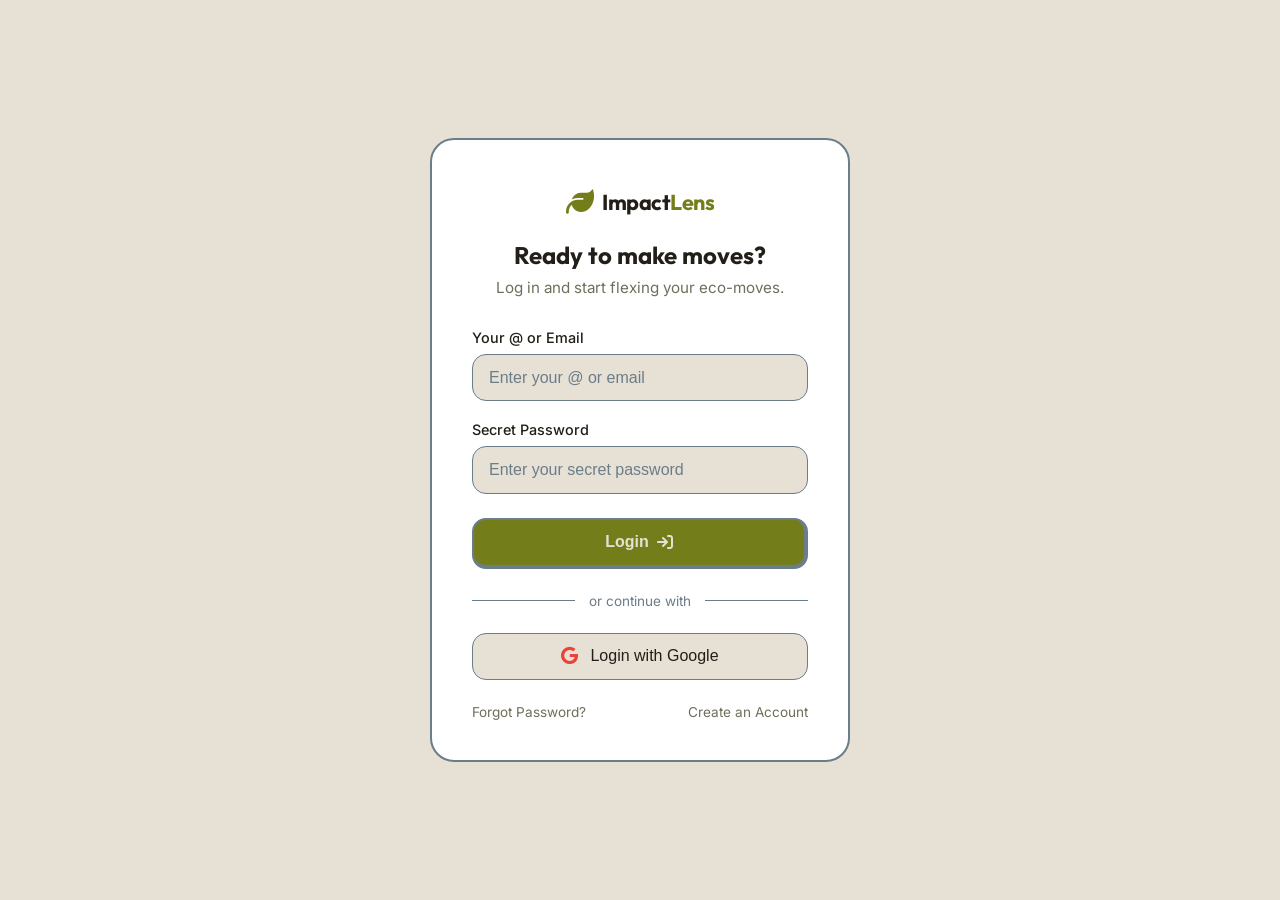
<file: index.html>
<!DOCTYPE html>
<html lang="en">
<head>
  <meta charset="UTF-8">
  <meta name="viewport" content="width=device-width, initial-scale=1.0">
  <title>ImpactLens — Login</title>
  <meta name="description" content="Join the movement. Log your green actions.">
  
  <!-- FontAwesome & Google Fonts (loaded in style.css, but loaded here too for reliability) -->
  <link rel="stylesheet" href="https://cdnjs.cloudflare.com/ajax/libs/font-awesome/6.4.0/css/all.min.css">
  <link rel="stylesheet" href="css/style.css">
  
  <style>
    /* Styling for the login page */
    .login-body {
      background-color: var(--bg-primary);
      
      display: flex;
      justify-content: center;
      align-items: center;
      min-height: 100vh;
      width: 100%;
      margin: 0;
      font-family: 'Inter', sans-serif;
    }

    .login-container {
      width: 100%;
      max-width: 420px;
      padding: 2.5rem;
      background: var(--bg-card);
      border: 1px solid var(--border-color);
      border-radius: var(--border-radius-lg);
      
      -webkit-
      box-shadow: 6px 6px 0px var(--border-color); border: 2px solid var(--border-color);
      animation: fade-in 0.6s ease-out;
    }

    .login-header {
      text-align: center;
      margin-bottom: 2rem;
    }

    .login-header .brand {
      justify-content: center;
      margin-bottom: 1rem;
      display: flex;
      align-items: center;
      gap: 0.5rem;
      font-size: 1.75rem;
      font-weight: 700;
      font-family: var(--font-header);
    }

    .brand-icon {
      color: var(--accent-primary);
    }
    
    .brand-name {
      color: var(--text-primary);
    }
    
    .brand-name span {
      background: var(--accent-gradient);
      -webkit-background-clip: text;
      -webkit-text-fill-color: transparent;
    }

    .login-header h2 {
      font-family: var(--font-header);
      font-size: 1.5rem;
      color: var(--text-primary);
      margin-bottom: 0.5rem;
    }

    .login-header p {
      color: var(--text-secondary);
      font-size: 0.95rem;
    }

    .form-group {
      margin-bottom: 1.25rem;
    }

    .form-group label {
      display: block;
      margin-bottom: 0.5rem;
      font-size: 0.9rem;
      color: var(--text-primary);
      font-weight: 500;
    }

    .form-group input {
      width: 100%;
      padding: 0.85rem 1rem;
      background: var(--bg-primary);
      border: 1px solid var(--border-color);
      border-radius: var(--border-radius-md);
      color: var(--text-primary);
      font-size: 1rem;
      transition: var(--transition-fast);
      box-sizing: border-box;
    }

    .form-group input:focus {
      outline: none;
      border-color: var(--accent-primary);
      box-shadow: 0 0 0 3px rgba(115, 126, 27, 0.2);
    }
    
    .form-group input::placeholder {
      color: var(--text-muted);
    }

    .login-btn {
      width: 100%;
      padding: 0.85rem;
      background: var(--accent-gradient);
      color: var(--bg-primary);
      border: none;
      border-radius: var(--border-radius-md);
      font-size: 1rem;
      font-weight: 600;
      cursor: pointer;
      transition: var(--transition-fast);
      display: flex;
      justify-content: center;
      align-items: center;
      gap: 0.5rem;
      margin-top: 1.5rem;
      box-shadow: none; border: 2px solid var(--border-color); border-bottom: 4px solid var(--border-color); border-right: 4px solid var(--border-color);
    }

    .login-btn:hover {
      transform: translateY(-2px);
      box-shadow: none; transform: translate(-2px, -2px); border-bottom: 6px solid var(--border-color); border-right: 6px solid var(--border-color);
    }

    .divider {
      display: flex;
      align-items: center;
      text-align: center;
      margin: 1.5rem 0;
      color: var(--text-muted);
      font-size: 0.85rem;
    }

    .divider::before,
    .divider::after {
      content: '';
      flex: 1;
      border-bottom: 1px solid var(--border-color);
    }

    .divider:not(:empty)::before {
      margin-right: 1em;
    }

    .divider:not(:empty)::after {
      margin-left: 1em;
    }

    .google-btn {
      width: 100%;
      padding: 0.85rem;
      background: var(--bg-primary);
      color: var(--text-primary);
      border: 1px solid var(--border-color);
      border-radius: var(--border-radius-md);
      font-size: 1rem;
      font-weight: 500;
      cursor: pointer;
      transition: var(--transition-fast);
      display: flex;
      justify-content: center;
      align-items: center;
      gap: 0.75rem;
    }

    .google-btn:hover {
      background: rgba(255, 255, 255, 0.1);
      border-color: var(--border-hover);
      transform: translateY(-2px);
    }
    
    .google-btn i {
      font-size: 1.1rem;
    }

    .login-footer {
      display: flex;
      justify-content: space-between;
      margin-top: 1.5rem;
      font-size: 0.85rem;
    }

    .login-footer a {
      color: var(--text-secondary);
      text-decoration: none;
      transition: var(--transition-fast);
    }

    .login-footer a:hover {
      color: var(--accent-primary);
      text-decoration: underline;
    }

    @keyframes fade-in {
      from { opacity: 0; transform: translateY(20px); }
      to { opacity: 1; transform: translateY(0); }
    }
  </style>
</head>
<body class="login-body">

  <div class="login-container">
    <div class="login-header">
      <div class="brand">
        <div class="brand-icon">
          <i class="fa-solid fa-leaf"></i>
        </div>
        <div class="brand-name">Impact<span>Lens</span></div>
      </div>
      <h2>Ready to make moves?</h2>
      <p>Log in and start flexing your eco-moves.</p>
    </div>

    <form id="login-form">
      <div class="form-group">
        <label for="email">Your @ or Email</label>
        <input type="text" id="email" name="email" placeholder="Enter your @ or email" required>
      </div>
      
      <div class="form-group">
        <label for="password">Secret Password</label>
        <input type="password" id="password" name="password" placeholder="Enter your secret password" required>
      </div>

      <button type="submit" class="login-btn">
        Login <i class="fa-solid fa-arrow-right-to-bracket"></i>
      </button>
    </form>

    <div class="divider">or continue with</div>

    <button type="button" class="google-btn" id="google-login-btn">
      <i class="fa-brands fa-google" style="color: #ea4335;"></i> Login with Google
    </button>

    <div class="login-footer">
      <a href="#">Forgot Password?</a>
      <a href="#">Create an Account</a>
    </div>
  </div>

  <script>
    // Handle form submission to redirect to dashboard
    document.getElementById('login-form').addEventListener('submit', function(e) {
      e.preventDefault(); 
      window.location.href = 'pages/dashboard.html';
    });

    // Handle Google login button click to redirect to dashboard
    document.getElementById('google-login-btn').addEventListener('click', function() {
      window.location.href = 'pages/dashboard.html';
    });
  </script>
</body>
</html>
</file>
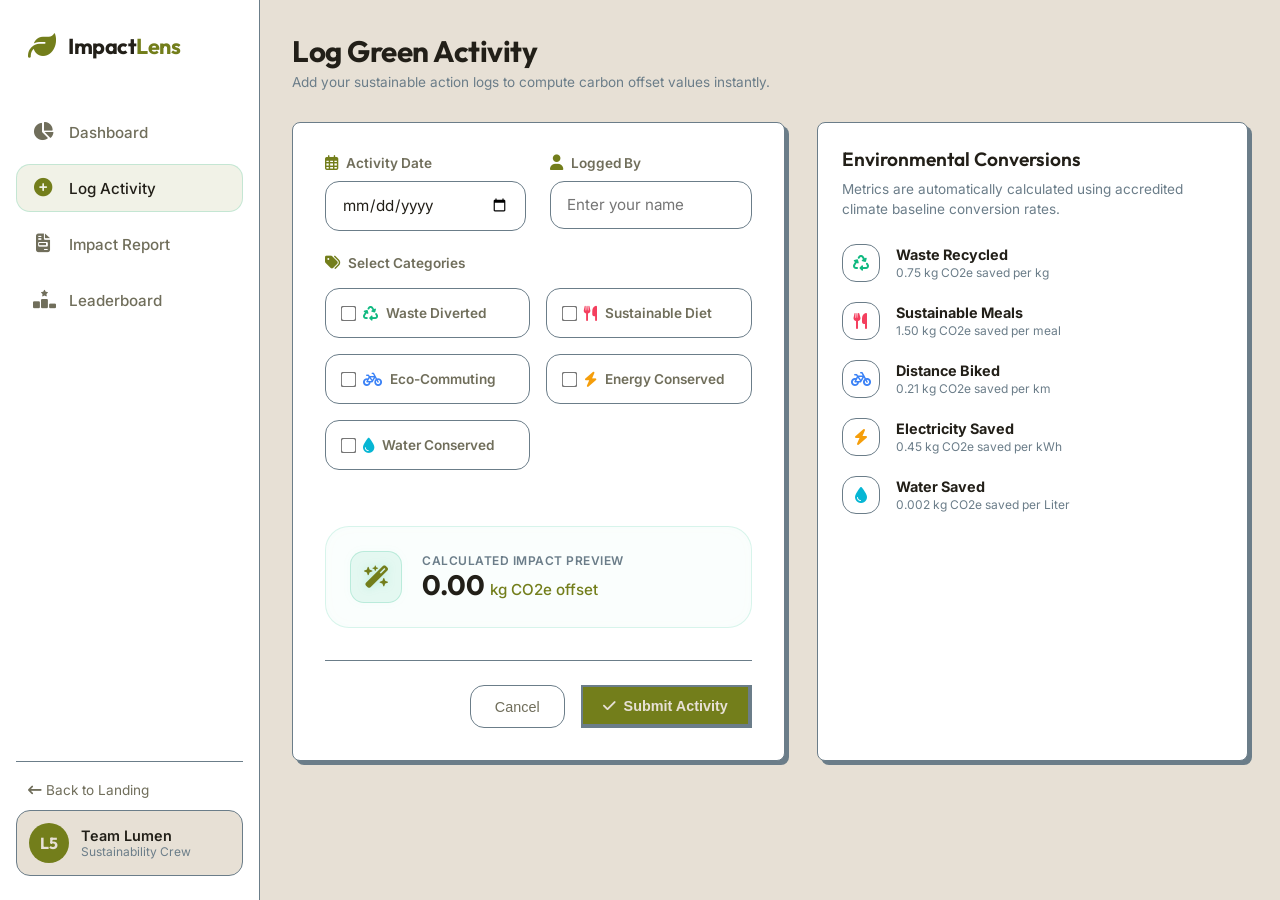
<file: pages/form.html>
<!DOCTYPE html>
<html lang="en">
<head>
  <meta charset="UTF-8">
  <meta name="viewport" content="width=device-width, initial-scale=1.0">
  <title>Log Activity — ImpactLens</title>
  <link rel="stylesheet" href="https://cdnjs.cloudflare.com/ajax/libs/font-awesome/6.4.0/css/all.min.css">
  <link rel="stylesheet" href="../css/style.css">
  <link rel="stylesheet" href="../css/form.css">
</head>
<body>

  <div class="app-container">
    
    <!-- Sidebar Navigation -->
    <aside class="sidebar">
      <div class="brand">
        <div class="brand-icon">
          <i class="fa-solid fa-leaf"></i>
        </div>
        <div class="brand-name">Impact<span>Lens</span></div>
      </div>
      
      <nav style="flex-grow: 1;">
        <ul class="nav-menu">
          <li class="nav-item">
            <a href="dashboard.html" id="nav-dashboard">
              <i class="fa-solid fa-chart-pie"></i>
              <span>Dashboard</span>
            </a>
          </li>
          <li class="nav-item active">
            <a href="form.html" id="nav-form">
              <i class="fa-solid fa-circle-plus"></i>
              <span>Log Activity</span>
            </a>
          </li>
          <li class="nav-item">
            <a href="report.html" id="nav-report">
              <i class="fa-solid fa-file-invoice"></i>
              <span>Impact Report</span>
            </a>
          </li>
          <li class="nav-item">
            <a href="leaderboard.html" id="nav-leaderboard">
              <i class="fa-solid fa-ranking-star"></i>
              <span>Leaderboard</span>
            </a>
          </li>
        </ul>
      </nav>
      
      <div class="sidebar-footer">
        <a href="../index.html" style="text-decoration: none; color: inherit; display: block; margin-bottom: 0.75rem; font-size: 0.85rem; padding-left: 0.75rem; color: var(--text-secondary); transition: var(--transition-fast);" onmouseover="this.style.color='var(--text-primary)'" onmouseout="this.style.color='var(--text-secondary)'">
          <i class="fa-solid fa-arrow-left-long"></i> Back to Landing
        </a>
        <div class="team-card">
          <div class="team-avatar">L5</div>
          <div class="team-info">
            <span class="team-name">Team Lumen</span>
            <span class="team-role">Sustainability Crew</span>
          </div>
        </div>
      </div>
    </aside>

    <!-- Main Content Area -->
    <main class="main-content fade-in">
      
      <!-- Top Bar -->
      <section class="top-bar">
        <div class="page-title-container">
          <h1 class="page-title">Log Green Activity</h1>
          <p class="page-subtitle">Add your sustainable action logs to compute carbon offset values instantly.</p>
        </div>
      </section>

      

      <!-- Tab Content: Single Entry -->
      <section class="tab-content active" id="tab-single">
        <div class="form-container-card">
          <div class="glass-card form-card">
            <form id="activity-form">
              <div class="form-grid">
                
                <!-- Date Input -->
                <div class="form-group">
                  <label for="act-date"><i class="fa-regular fa-calendar-days"></i> Activity Date</label>
                  <input type="date" id="act-date" required>
                </div>

                <!-- Activity Member -->
                <div class="form-group">
                  <label for="act-user"><i class="fa-solid fa-user"></i> Logged By</label>
                  <input type="text" id="act-user" placeholder="Enter your name" required>
                </div>

                <!-- Category Selection Grid -->
                <div class="form-group" style="grid-column: span 2;">
                  <label><i class="fa-solid fa-tags"></i> Select Categories</label>
                  <div class="category-checkbox-grid" id="category-checkbox-grid">
                    <label class="category-checkbox">
                      <input type="checkbox" value="Waste Recycled">
                      <i class="fa-solid fa-recycle" style="color: #10B981;"></i> Waste Diverted
                    </label>
                    <label class="category-checkbox">
                      <input type="checkbox" value="Sustainable Meals">
                      <i class="fa-solid fa-utensils" style="color: #F43F5E;"></i> Sustainable Diet
                    </label>
                    <label class="category-checkbox">
                      <input type="checkbox" value="Distance Biked">
                      <i class="fa-solid fa-bicycle" style="color: #3B82F6;"></i> Eco-Commuting
                    </label>
                    <label class="category-checkbox">
                      <input type="checkbox" value="Electricity Saved">
                      <i class="fa-solid fa-bolt" style="color: #F59E0B;"></i> Energy Conserved
                    </label>
                    <label class="category-checkbox">
                      <input type="checkbox" value="Water Saved">
                      <i class="fa-solid fa-droplet" style="color: #06B6D4;"></i> Water Conserved
                    </label>
                  </div>
                </div>

                <!-- Dynamic Quantity Container -->
                <div id="dynamic-quantities" style="grid-column: span 2; display: flex; flex-direction: column; gap: 1rem;">
                  <!-- Quantity inputs will be injected here by JS -->
                </div>

              </div>

              <!-- Real-Time Carbon Offset Calculator Display -->
              <div class="preview-box">
                <div class="preview-icon">
                  <i class="fa-solid fa-wand-magic-sparkles"></i>
                </div>
                <div class="preview-text">
                  <span class="preview-label">Calculated Impact Preview</span>
                  <div class="preview-stats">
                    <span id="preview-co2">0.00</span> <span class="preview-unit">kg CO2e offset</span>
                  </div>
                </div>
              </div>

              <div class="form-actions">
                <button type="button" class="btn-secondary" id="btn-cancel" onclick="location.href='dashboard.html'">
                  Cancel
                </button>
                <button type="submit" class="btn-primary" id="btn-submit" disabled>
                  <i class="fa-solid fa-check"></i> Submit Activity
                </button>
              </div>

            </form>
          </div>

          <!-- SDG Context helper panel -->
          <div class="glass-card context-panel">
            <h3>Environmental Conversions</h3>
            <p class="context-desc">Metrics are automatically calculated using accredited climate baseline conversion rates.</p>
            
            <ul class="rates-list">
              <li>
                <span class="rate-icon"><i class="fa-solid fa-recycle" style="color: #10B981;"></i></span>
                <div class="rate-details">
                  <strong>Waste Recycled</strong>
                  <span>0.75 kg CO2e saved per kg</span>
                </div>
              </li>
              <li>
                <span class="rate-icon"><i class="fa-solid fa-utensils" style="color: #F43F5E;"></i></span>
                <div class="rate-details">
                  <strong>Sustainable Meals</strong>
                  <span>1.50 kg CO2e saved per meal</span>
                </div>
              </li>
              <li>
                <span class="rate-icon"><i class="fa-solid fa-bicycle" style="color: #3B82F6;"></i></span>
                <div class="rate-details">
                  <strong>Distance Biked</strong>
                  <span>0.21 kg CO2e saved per km</span>
                </div>
              </li>
              <li>
                <span class="rate-icon"><i class="fa-solid fa-bolt" style="color: #F59E0B;"></i></span>
                <div class="rate-details">
                  <strong>Electricity Saved</strong>
                  <span>0.45 kg CO2e saved per kWh</span>
                </div>
              </li>
              <li>
                <span class="rate-icon"><i class="fa-solid fa-droplet" style="color: #06B6D4;"></i></span>
                <div class="rate-details">
                  <strong>Water Saved</strong>
                  <span>0.002 kg CO2e saved per Liter</span>
                </div>
              </li>
            </ul>
          </div>
        </div>
      </section>

      

    </main>
  </div>

  <script src="../js/form.js"></script>
</body>
</html>
</file>
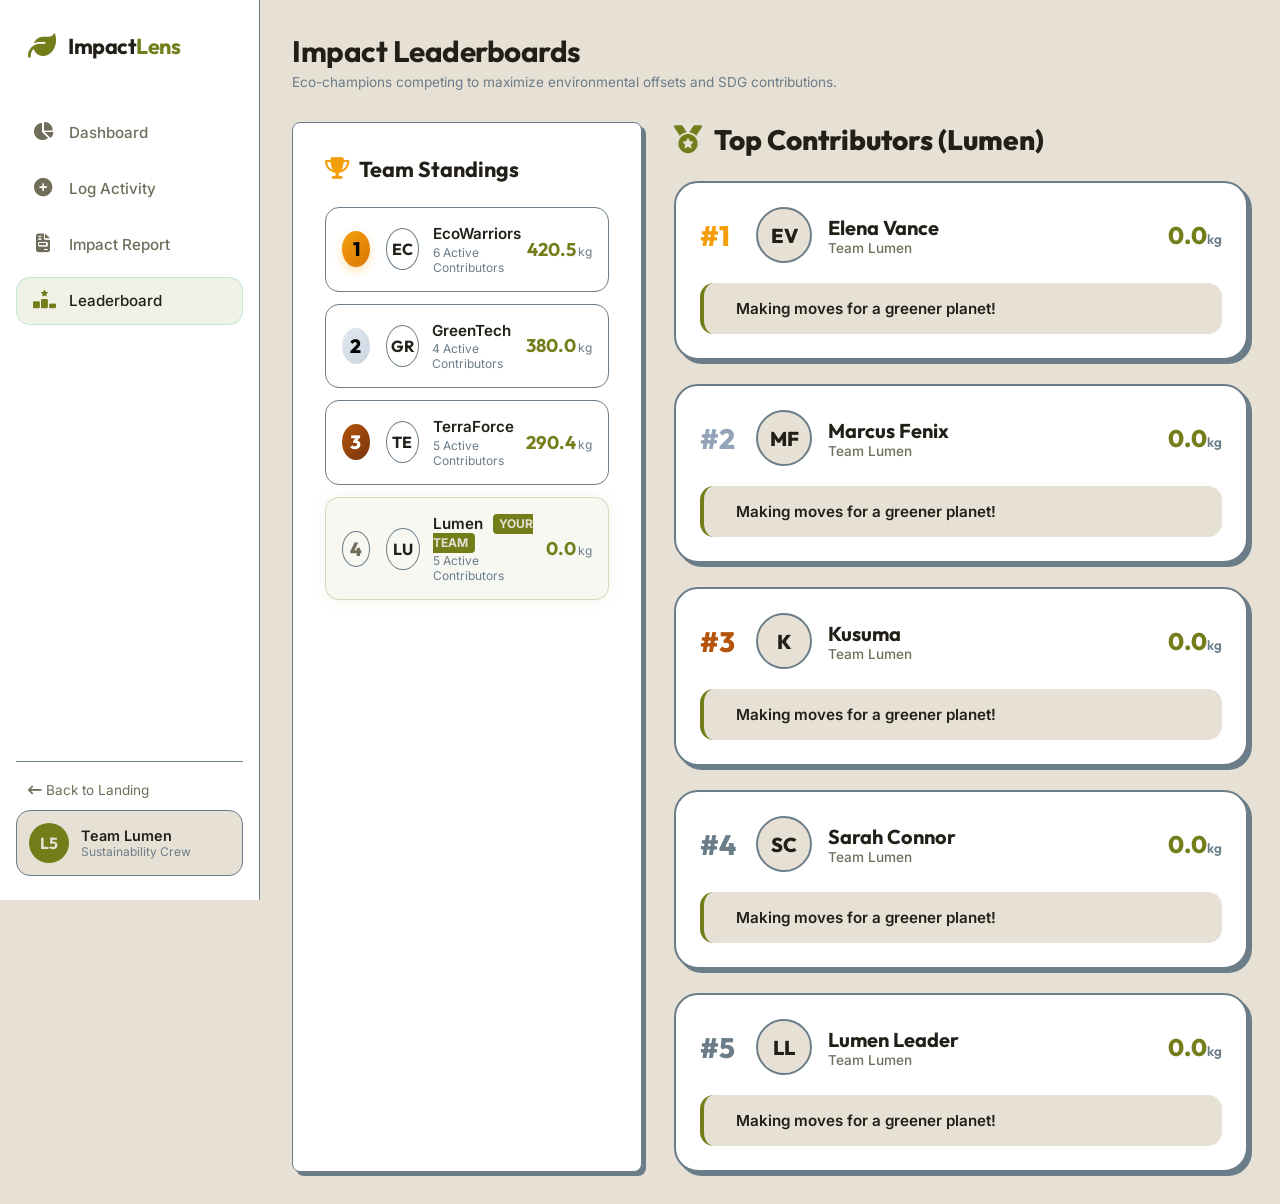
<file: pages/leaderboard.html>
<!DOCTYPE html>
<html lang="en">
<head>
  <meta charset="UTF-8">
  <meta name="viewport" content="width=device-width, initial-scale=1.0">
  <title>Leaderboard — ImpactLens</title>
  <link rel="stylesheet" href="https://cdnjs.cloudflare.com/ajax/libs/font-awesome/6.4.0/css/all.min.css">
  <link rel="stylesheet" href="../css/style.css">
  <style>
    .leaderboard-grid {
      display: grid;
      grid-template-columns: 1fr;
      gap: 2rem;
      width: 100%;
    }
    
    @media (min-width: 1024px) {
      .leaderboard-grid {
        grid-template-columns: 350px 1fr;
      }
    }
    
    .leaderboard-card {
      display: flex;
      flex-direction: column;
      gap: 1.5rem;
      padding: 2rem;
    }
    
    .leaderboard-card h2 {
      font-family: var(--font-header);
      font-size: 1.35rem;
      font-weight: 700;
      display: flex;
      align-items: center;
      gap: 0.65rem;
    }
    
    .leaderboard-card h2 i {
      color: #F59E0B; /* Gold trophy color */
    }
    
    .leaderboard-list {
      display: flex;
      flex-direction: column;
      gap: 0.75rem;
    }
    
    .leaderboard-item {
      display: flex;
      align-items: center;
      padding: 1rem;
      background: rgba(255, 255, 255, 0.015);
      border: 1px solid var(--border-color);
      border-radius: var(--border-radius-md);
      transition: var(--transition-fast);
    }
    
    .leaderboard-item:hover {
      border-color: var(--border-hover);
      background: rgba(255, 255, 255, 0.03);
    }
    
    .leaderboard-item.highlight {
      background: rgba(115, 126, 27, 0.05);
      border-color: rgba(115, 126, 27, 0.25);
      box-shadow: 0 0 15px rgba(115, 126, 27, 0.08);
    }
    
    .rank-num {
      font-family: var(--font-header);
      font-weight: 800;
      font-size: 1.2rem;
      width: 36px;
      height: 36px;
      border-radius: 50%;
      display: flex;
      align-items: center;
      justify-content: center;
      margin-right: 1rem;
      background: rgba(255, 255, 255, 0.03);
      color: var(--text-secondary);
      border: 1px solid var(--border-color);
    }
    
    .rank-num.rank-1 {
      background: linear-gradient(135deg, #F59E0B 0%, #D97706 100%);
      color: #000;
      border: none;
      box-shadow: 0 4px 10px rgba(245, 158, 11, 0.3);
    }
    
    .rank-num.rank-2 {
      background: linear-gradient(135deg, #E2E8F0 0%, #CBD5E1 100%);
      color: #000;
      border: none;
    }
    
    .rank-num.rank-3 {
      background: linear-gradient(135deg, #B45309 0%, #78350F 100%);
      color: #fff;
      border: none;
    }
    
    .item-avatar {
      width: 42px;
      height: 42px;
      border-radius: 50%;
      background: var(--bg-tertiary);
      display: flex;
      align-items: center;
      justify-content: center;
      font-weight: 700;
      font-family: var(--font-header);
      margin-right: 0.85rem;
      color: var(--text-primary);
      border: 1px solid var(--border-color);
    }
    
    .item-info {
      display: flex;
      flex-direction: column;
      flex-grow: 1;
    }
    
    .item-title {
      font-weight: 600;
      font-size: 0.95rem;
    }
    
    .item-subtitle {
      font-size: 0.75rem;
      color: var(--text-muted);
      margin-top: 0.1rem;
    }
    
    .item-score {
      font-family: var(--font-header);
      font-weight: 700;
      font-size: 1.15rem;
      color: var(--accent-primary);
      text-align: right;
    }
    
    .item-score span {
      font-family: var(--font-body);
      font-size: 0.75rem;
      font-weight: normal;
      color: var(--text-muted);
      margin-left: 0.15rem;
    }

    /* Player Cards Design */
    .player-feed {
      display: flex;
      flex-direction: column;
      gap: 1.5rem;
    }
    
    .player-card {
      display: flex;
      flex-direction: column;
      background: var(--bg-card);
      border: 2px solid var(--border-color);
      border-radius: var(--border-radius-lg);
      padding: 1.5rem;
      box-shadow: 4px 4px 0px var(--border-color);
      transition: transform 0.2s, box-shadow 0.2s;
      position: relative;
    }
    
    .player-card:hover {
      transform: translate(-2px, -2px);
      box-shadow: 6px 6px 0px var(--border-color);
    }
    
    .player-card-header {
      display: flex;
      align-items: center;
      margin-bottom: 1.25rem;
    }
    
    .player-rank {
      font-family: var(--font-header);
      font-size: 1.75rem;
      font-weight: 800;
      color: var(--text-muted);
      width: 40px;
      margin-right: 1rem;
    }
    
    .player-card:nth-child(1) .player-rank {
      color: #F59E0B;
    }
    
    .player-card:nth-child(2) .player-rank {
      color: #94A3B8;
    }
    
    .player-card:nth-child(3) .player-rank {
      color: #B45309;
    }
    
    .player-avatar {
      width: 56px;
      height: 56px;
      border-radius: 50%;
      background: var(--bg-primary);
      color: var(--text-primary);
      display: flex;
      align-items: center;
      justify-content: center;
      font-weight: 800;
      font-size: 1.25rem;
      font-family: var(--font-header);
      border: 2px solid var(--border-color);
      margin-right: 1rem;
    }
    
    .player-info {
      flex-grow: 1;
    }
    
    .player-name {
      font-family: var(--font-header);
      font-size: 1.25rem;
      font-weight: 700;
      color: var(--text-primary);
    }
    
    .player-team {
      font-size: 0.85rem;
      color: var(--text-secondary);
      font-weight: 500;
    }
    
    .player-score-container {
      text-align: right;
    }
    
    .player-score {
      font-family: var(--font-header);
      font-size: 1.5rem;
      font-weight: 800;
      color: var(--accent-primary);
    }
    
    .player-score span {
      font-size: 0.85rem;
      color: var(--text-muted);
      font-weight: 600;
    }
    
    .player-highlight {
      background: var(--bg-primary);
      padding: 1rem 1.25rem;
      border-radius: var(--border-radius-md);
      color: var(--text-primary);
      border-left: 4px solid var(--accent-primary);
      font-weight: 600;
      font-size: 0.95rem;
      display: flex;
      align-items: flex-start;
      gap: 0.75rem;
    }
    
    .player-highlight i {
      color: var(--accent-primary);
      margin-top: 0.2rem;
    }
    
    .loading-highlight {
      opacity: 0.6;
      font-style: italic;
    }
  </style>
</head>
<body>

  <div class="app-container">
    
    <!-- Sidebar Navigation -->
    <aside class="sidebar">
      <div class="brand">
        <div class="brand-icon">
          <i class="fa-solid fa-leaf"></i>
        </div>
        <div class="brand-name">Impact<span>Lens</span></div>
      </div>
      
      <nav style="flex-grow: 1;">
        <ul class="nav-menu">
          <li class="nav-item">
            <a href="dashboard.html" id="nav-dashboard">
              <i class="fa-solid fa-chart-pie"></i>
              <span>Dashboard</span>
            </a>
          </li>
          <li class="nav-item">
            <a href="form.html" id="nav-form">
              <i class="fa-solid fa-circle-plus"></i>
              <span>Log Activity</span>
            </a>
          </li>
          <li class="nav-item">
            <a href="report.html" id="nav-report">
              <i class="fa-solid fa-file-invoice"></i>
              <span>Impact Report</span>
            </a>
          </li>
          <li class="nav-item active">
            <a href="leaderboard.html" id="nav-leaderboard">
              <i class="fa-solid fa-ranking-star"></i>
              <span>Leaderboard</span>
            </a>
          </li>
        </ul>
      </nav>
      
      <div class="sidebar-footer">
        <a href="../index.html" style="text-decoration: none; color: inherit; display: block; margin-bottom: 0.75rem; font-size: 0.85rem; padding-left: 0.75rem; color: var(--text-secondary); transition: var(--transition-fast);" onmouseover="this.style.color='var(--text-primary)'" onmouseout="this.style.color='var(--text-secondary)'">
          <i class="fa-solid fa-arrow-left-long"></i> Back to Landing
        </a>
        <div class="team-card">
          <div class="team-avatar">L5</div>
          <div class="team-info">
            <span class="team-name">Team Lumen</span>
            <span class="team-role">Sustainability Crew</span>
          </div>
        </div>
      </div>
    </aside>

    <!-- Main Content Area -->
    <main class="main-content fade-in">
      
      <!-- Top Bar -->
      <section class="top-bar">
        <div class="page-title-container">
          <h1 class="page-title">Impact Leaderboards</h1>
          <p class="page-subtitle">Eco-champions competing to maximize environmental offsets and SDG contributions.</p>
        </div>
      </section>

      <!-- Leaderboards Grid -->
      <section class="leaderboard-grid">
        <!-- Team Leaderboard -->
        <div class="glass-card leaderboard-card">
          <h2><i class="fa-solid fa-trophy"></i> Team Standings</h2>
          <div class="leaderboard-list" id="team-list">
            <!-- Populated dynamically -->
          </div>
        </div>

        <!-- Individual Contributors Leaderboard -->
        <div class="">
          <h2 style="font-family: var(--font-header); font-size: 1.75rem; font-weight: 800; margin-bottom: 1.5rem; display: flex; align-items: center; gap: 0.75rem;"><i class="fa-solid fa-medal" style="color: var(--accent-primary);"></i> Top Contributors (Lumen)</h2>
          <div class="player-feed" id="user-list">
            <!-- Populated dynamically via JS -->
          </div>
        </div>
      </section>

    </main>
  </div>
  <script src="../js/utils.js"></script>
  <script src="../js/leaderboard.js"></script>
</body>
</html>
</file>
<file: css/style.css>
@import url('https://fonts.googleapis.com/css2?family=Inter:wght@300;400;500;600;700&family=Outfit:wght@400;500;600;700;800&display=swap');

:root {
  /* Colors */
  --bg-primary: #E7E0D5;
  --bg-secondary: #E7E0D5;
  --bg-card: #FFFFFF;
  --bg-card-hover: #F2EFE9;
  --accent-primary: #737E1B; 
  --accent-primary-rgb: 115, 126, 27;
  --accent-secondary: #96916F;
  --accent-secondary-rgb: 150, 145, 111;
  --accent-gradient: #737E1B;
  --accent-glow: none;
  
  --text-primary: #221F18;
  --text-secondary: #706E5B;
  --text-muted: #6B7D89;
  
  --border-color: #6B7D89;
  --border-hover: #221F18;
  
  /* Fonts */
  --font-header: 'Outfit', sans-serif;
  --font-body: 'Inter', sans-serif;
  
  /* Layout & Sizing */
  --sidebar-width: 260px;
  --header-height: 70px;
  --border-radius-sm: 8px;
  --border-radius-md: 14px;
  --border-radius-lg: 24px;
  
  /* Transitions */
  --transition-fast: 0.2s cubic-bezier(0.4, 0, 0.2, 1);
  --transition-normal: 0.35s cubic-bezier(0.4, 0, 0.2, 1);
}

* {
  margin: 0;
  padding: 0;
  box-sizing: border-box;
}

*:focus-visible {
  outline: 2px solid var(--accent-primary);
  outline-offset: 2px;
}

body {
  font-family: var(--font-body);
  background-color: var(--bg-primary);
  color: var(--text-primary);
  min-height: 100vh;
  display: flex;
  overflow-x: hidden;
  
  background-attachment: fixed;
}

/* Scrollbar Customization */
::-webkit-scrollbar {
  width: 8px;
  height: 8px;
}
::-webkit-scrollbar-track {
  background: var(--bg-primary);
}
::-webkit-scrollbar-thumb {
  background: var(--border-color);
  border-radius: var(--border-radius-sm);
}
::-webkit-scrollbar-thumb:hover {
  background: var(--text-muted);
}

/* Sidebar Layout */
.app-container {
  display: flex;
  width: 100%;
  min-height: 100vh;
}

.sidebar {
  width: var(--sidebar-width);
  background-color: var(--bg-card);
  border-right: 1px solid var(--border-color);
  display: flex;
  flex-direction: column;
  height: 100vh;
  position: fixed;
  left: 0;
  top: 0;
  z-index: 100;
  
  padding: 1.5rem 1rem;
}

.brand {
  display: flex;
  align-items: center;
  gap: 0.75rem;
  padding: 0.5rem 0.75rem;
  margin-bottom: 2.5rem;
}

.brand-icon {
  font-size: 1.75rem;
  background: var(--accent-gradient);
  -webkit-background-clip: text;
  -webkit-text-fill-color: transparent;
  display: flex;
  align-items: center;
  justify-content: center;
  filter: none;
}

.brand-name {
  font-family: var(--font-header);
  font-size: 1.35rem;
  font-weight: 700;
  letter-spacing: -0.5px;
  color: var(--text-primary);
}

.brand-name span {
  color: var(--accent-primary);
}

.nav-menu {
  list-style: none;
  display: flex;
  flex-direction: column;
  gap: 0.5rem;
  flex-grow: 1;
}

.nav-item a {
  display: flex;
  align-items: center;
  gap: 1rem;
  padding: 0.85rem 1rem;
  color: var(--text-secondary);
  text-decoration: none;
  font-size: 0.95rem;
  font-weight: 500;
  border-radius: var(--border-radius-md);
  transition: var(--transition-fast);
  border: 1px solid transparent;
}

.nav-item a:hover {
  color: var(--text-primary);
  background-color: var(--bg-card-hover);
  border-color: var(--border-color);
}

.nav-item.active a {
  color: var(--text-primary);
  background: rgba(115, 126, 27, 0.1);
  border: 1px solid rgba(16, 185, 129, 0.2);
  box-shadow: none;
}

.nav-item.active a i {
  color: var(--accent-primary);
  filter: none;
}

.nav-item i {
  font-size: 1.15rem;
  width: 20px;
  text-align: center;
  transition: var(--transition-fast);
}

.sidebar-footer {
  margin-top: auto;
  border-top: 1px solid var(--border-color);
  padding-top: 1.25rem;
}

.team-card {
  display: flex;
  align-items: center;
  gap: 0.75rem;
  padding: 0.75rem;
  background: var(--bg-primary);
  border: 1px solid var(--border-color);
  border-radius: var(--border-radius-md);
}

.team-avatar {
  width: 40px;
  height: 40px;
  border-radius: 50%;
  background: var(--accent-gradient);
  display: flex;
  align-items: center;
  justify-content: center;
  font-weight: 700;
  color: var(--bg-primary);
  font-family: var(--font-header);
  box-shadow: none;
}

.team-info {
  display: flex;
  flex-direction: column;
}

.team-name {
  font-size: 0.9rem;
  font-weight: 600;
  color: var(--text-primary);
}

.team-role {
  font-size: 0.75rem;
  color: var(--text-muted);
}

/* Main Content Area */
.main-content {
  margin-left: var(--sidebar-width);
  flex-grow: 1;
  min-height: 100vh;
  padding: 2rem;
  display: flex;
  flex-direction: column;
  gap: 2rem;
  width: calc(100% - var(--sidebar-width));
}

/* Top bar style */
.top-bar {
  display: flex;
  justify-content: space-between;
  align-items: center;
  width: 100%;
}

.page-title-container {
  display: flex;
  flex-direction: column;
  gap: 0.25rem;
}

.page-title {
  font-family: var(--font-header);
  font-size: 1.85rem;
  font-weight: 700;
  letter-spacing: -0.5px;
  background: var(--text-primary);
  -webkit-background-clip: text;
  -webkit-text-fill-color: transparent;
}

.page-subtitle {
  font-size: 0.85rem;
  color: var(--text-muted);
}

.top-bar-actions {
  display: flex;
  align-items: center;
  gap: 1rem;
}

.date-badge {
  display: flex;
  align-items: center;
  gap: 0.5rem;
  padding: 0.6rem 1rem;
  background: var(--bg-card);
  border: 1px solid var(--border-color);
  border-radius: var(--border-radius-md);
  font-size: 0.85rem;
  color: var(--text-secondary);
}

.date-badge i {
  color: var(--accent-primary);
}

.btn-primary {
  display: flex;
  align-items: center;
  gap: 0.5rem;
  padding: 0.65rem 1.25rem;
  background: var(--accent-gradient);
  border: none;
  border-radius: var(--border-radius-md);
  color: var(--bg-primary);
  font-weight: 600;
  font-size: 0.9rem;
  cursor: pointer;
  transition: var(--transition-fast);
  box-shadow: none; border: 2px solid var(--border-color); border-radius: 0; border-bottom: 4px solid var(--border-color); border-right: 4px solid var(--border-color);
}

.btn-primary:hover {
  transform: translateY(-2px);
  box-shadow: none; transform: translate(-2px, -2px); border-bottom: 6px solid var(--border-color); border-right: 6px solid var(--border-color);
}

.btn-primary:active {
  transform: translateY(0);
}

/* Glass Card styling */
.glass-card {
  background: var(--bg-card);
  border: 1px solid var(--border-color);
  border-radius: var(--border-radius-lg);
  padding: 1.5rem;
  
  -webkit-
  transition: border-color var(--transition-fast), background-color var(--transition-fast);
  box-shadow: 4px 4px 0px var(--border-color); border-radius: 8px;
}

.glass-card:hover {
  border-color: var(--border-hover);
  background-color: var(--bg-card-hover);
}

/* Animations */
@keyframes fadeIn {
  from { opacity: 0; transform: translateY(10px); }
  to { opacity: 1; transform: translateY(0); }
}

.fade-in {
  animation: fadeIn var(--transition-normal) forwards;
}

/* Responsive Rules */
@media (max-width: 1024px) {
  :root {
    --sidebar-width: 80px;
  }
  .brand-name, .team-info, .nav-item span {
    display: none;
  }
  .brand {
    justify-content: center;
    margin-bottom: 2rem;
  }
  .nav-item a {
    justify-content: center;
    padding: 1rem;
  }
  .team-card {
    justify-content: center;
    padding: 0.5rem;
  }
}

@media (max-width: 768px) {
  body {
    flex-direction: column;
  }
  .sidebar {
    width: 100%;
    height: auto;
    position: relative;
    border-right: none;
    border-bottom: 1px solid var(--border-color);
    padding: 1rem;
    flex-direction: row;
    align-items: center;
    justify-content: space-between;
  }
  .brand {
    margin-bottom: 0;
  }
  .nav-menu {
    flex-direction: row;
    gap: 0.25rem;
    flex-grow: 0;
  }
  .sidebar-footer {
    display: none;
  }
  .main-content {
    margin-left: 0;
    width: 100%;
    padding: 1.25rem;
  }
  .top-bar {
    flex-direction: column;
    align-items: flex-start;
    gap: 1rem;
  }
  .top-bar-actions {
    width: 100%;
    justify-content: space-between;
  }
}


/* Eco-Coin Animation */
@keyframes coinEarnedPulse {
  0% { transform: scale(1); box-shadow: 0 0 0px gold; }
  50% { transform: scale(1.15); box-shadow: 0 0 20px gold; }
  100% { transform: scale(1); box-shadow: 0 0 5px gold; }
}

.coin-balance-badge {
  display: flex;
  align-items: center;
  gap: 0.5rem;
  background: var(--bg-card);
  padding: 0.5rem 1rem;
  border-radius: 20px;
  border: 1px solid rgba(255, 215, 0, 0.3);
  box-shadow: 0 0 5px rgba(255, 215, 0, 0.1);
  transition: all 0.3s ease;
}

.coin-animate {
  animation: coinEarnedPulse 0.8s ease-out;
}
</file>
<file: css/form.css>
/* Form layouts and sections */
.form-container-card {
  display: grid;
  grid-template-columns: 1.6fr 1.4fr;
  gap: 2rem;
  width: 100%;
}

.form-card {
  padding: 2rem;
}

.form-grid {
  display: grid;
  grid-template-columns: 1fr 1fr;
  gap: 1.5rem;
  margin-bottom: 2rem;
}

.category-checkbox-grid {
  display: grid;
  grid-template-columns: repeat(auto-fill, minmax(200px, 1fr));
  gap: 1rem;
  margin-top: 0.5rem;
}

.category-checkbox {
  display: flex;
  align-items: center;
  gap: 0.75rem;
  padding: 1rem;
  background: rgba(255, 255, 255, 0.02);
  border: 1px solid var(--border-color);
  border-radius: var(--border-radius-md);
  cursor: pointer;
  transition: var(--transition-fast);
  user-select: none;
}

.category-checkbox:hover {
  background: rgba(255, 255, 255, 0.04);
  border-color: rgba(255, 255, 255, 0.15);
}

.category-checkbox input[type="checkbox"] {
  width: auto;
  accent-color: var(--accent-primary);
  transform: scale(1.2);
}

.category-checkbox.selected {
  background: rgba(16, 185, 129, 0.05);
  border-color: rgba(16, 185, 129, 0.3);
  box-shadow: 0 0 10px rgba(16, 185, 129, 0.1);
}

.dynamic-qty-row {
  display: flex;
  flex-direction: column;
  gap: 0.5rem;
  animation: fadeIn var(--transition-fast) forwards;
}

.dynamic-qty-row label {
  font-size: 0.85rem;
  font-weight: 600;
  color: var(--text-secondary);
}

.form-group {
  display: flex;
  flex-direction: column;
  gap: 0.6rem;
}

@media (max-width: 480px) {
  .form-grid {
    grid-template-columns: 1fr;
  }
}

.form-group label {
  font-size: 0.85rem;
  font-weight: 600;
  color: var(--text-secondary);
  display: flex;
  align-items: center;
  gap: 0.5rem;
}

.form-group label i {
  color: var(--accent-primary);
  font-size: 0.95rem;
}

.form-group input, 
.form-group select {
  width: 100%;
  padding: 0.85rem 1rem;
  background: rgba(255, 255, 255, 0.02);
  border: 1px solid var(--border-color);
  border-radius: var(--border-radius-md);
  color: var(--text-primary);
  font-family: var(--font-body);
  font-size: 0.95rem;
  transition: var(--transition-fast);
  outline: none;
}

.form-group input:hover, 
.form-group select:hover {
  border-color: rgba(255, 255, 255, 0.15);
  background: rgba(255, 255, 255, 0.04);
}

.form-group input:focus, 
.form-group select:focus {
  border-color: var(--accent-primary);
  background: rgba(16, 185, 129, 0.03);
  box-shadow: 0 0 12px rgba(16, 185, 129, 0.15);
}

.form-group input:disabled, 
.form-group select:disabled {
  opacity: 0.4;
  cursor: not-allowed;
  border-color: var(--border-color);
}

/* Custom dropdown arrow color styling (for browsers that support it) */
.form-group select option {
  background: var(--bg-secondary);
  color: var(--text-primary);
  padding: 0.5rem;
}

/* Suffix units in inputs */
.input-with-unit {
  position: relative;
  display: flex;
  align-items: center;
}

.input-with-unit input {
  padding-right: 4.5rem;
}

.unit-badge {
  position: absolute;
  right: 1px;
  top: 1px;
  bottom: 1px;
  background: rgba(255, 255, 255, 0.04);
  border-left: 1px solid var(--border-color);
  border-top-right-radius: var(--border-radius-md);
  border-bottom-right-radius: var(--border-radius-md);
  padding: 0 1.25rem;
  font-size: 0.8rem;
  font-weight: 600;
  color: var(--text-secondary);
  display: flex;
  align-items: center;
  justify-content: center;
  min-width: 60px;
}

/* Real-Time Preview Container */
.preview-box {
  background: rgba(16, 185, 129, 0.02);
  border: 1px solid rgba(16, 185, 129, 0.15);
  border-radius: var(--border-radius-lg);
  padding: 1.5rem;
  display: flex;
  align-items: center;
  gap: 1.25rem;
  margin-bottom: 2rem;
  box-shadow: inset 0 0 15px rgba(16, 185, 129, 0.02);
}

.preview-icon {
  width: 52px;
  height: 52px;
  border-radius: var(--border-radius-md);
  background: rgba(16, 185, 129, 0.08);
  border: 1px solid rgba(16, 185, 129, 0.2);
  color: var(--accent-primary);
  display: flex;
  align-items: center;
  justify-content: center;
  font-size: 1.4rem;
  filter: drop-shadow(0 0 4px rgba(16, 185, 129, 0.2));
}

.preview-text {
  display: flex;
  flex-direction: column;
}

.preview-label {
  font-size: 0.75rem;
  color: var(--text-muted);
  font-weight: 600;
  text-transform: uppercase;
  letter-spacing: 0.5px;
}

.preview-stats {
  font-family: var(--font-header);
  font-size: 1.75rem;
  font-weight: 700;
  color: var(--text-primary);
  line-height: 1.2;
}

.preview-unit {
  font-family: var(--font-body);
  font-size: 0.95rem;
  color: var(--accent-primary);
  font-weight: 500;
}

/* Actions Section */
.form-actions {
  display: flex;
  justify-content: flex-end;
  gap: 1rem;
  border-top: 1px solid var(--border-color);
  padding-top: 1.5rem;
}

.btn-secondary {
  padding: 0.65rem 1.5rem;
  background: transparent;
  border: 1px solid var(--border-color);
  border-radius: var(--border-radius-md);
  color: var(--text-secondary);
  font-size: 0.9rem;
  font-weight: 500;
  cursor: pointer;
  transition: var(--transition-fast);
}

.btn-secondary:hover {
  background: rgba(255, 255, 255, 0.04);
  color: var(--text-primary);
  border-color: var(--border-hover);
}

/* Context Helper Sidebar */
.context-panel h3 {
  font-family: var(--font-header);
  font-size: 1.2rem;
  font-weight: 600;
  margin-bottom: 0.5rem;
}

.context-desc {
  font-size: 0.85rem;
  color: var(--text-muted);
  line-height: 1.5;
  margin-bottom: 1.5rem;
}

.rates-list {
  list-style: none;
  display: flex;
  flex-direction: column;
  gap: 1.25rem;
}

.rates-list li {
  display: flex;
  align-items: center;
  gap: 1rem;
}

.rate-icon {
  width: 38px;
  height: 38px;
  border-radius: var(--border-radius-md);
  background: rgba(255, 255, 255, 0.02);
  border: 1px solid var(--border-color);
  display: flex;
  align-items: center;
  justify-content: center;
  font-size: 1rem;
}

.rate-details {
  display: flex;
  flex-direction: column;
}

.rate-details strong {
  font-size: 0.9rem;
  color: var(--text-primary);
}

.rate-details span {
  font-size: 0.75rem;
  color: var(--text-muted);
  margin-top: 0.1rem;
}

/* Responsive grid layout */
@media (max-width: 1024px) {
  .form-container-card {
    grid-template-columns: 1fr;
  }
}

/* ============================================
   BULK CSV UPLOAD — Tab Navigation & Upload
   ============================================ */

/* Tab Navigation Bar */
.form-tabs {
  display: flex;
  gap: 0.5rem;
  margin-bottom: 1.5rem;
  background: rgba(255, 255, 255, 0.02);
  border: 1px solid var(--border-color);
  border-radius: var(--border-radius-lg);
  padding: 0.35rem;
}

.form-tab {
  flex: 1;
  display: flex;
  align-items: center;
  justify-content: center;
  gap: 0.6rem;
  padding: 0.75rem 1.5rem;
  background: transparent;
  border: 1px solid transparent;
  border-radius: calc(var(--border-radius-lg) - 4px);
  color: var(--text-secondary);
  font-family: var(--font-body);
  font-size: 0.9rem;
  font-weight: 500;
  cursor: pointer;
  transition: var(--transition-fast);
}

.form-tab:hover {
  color: var(--text-primary);
  background: rgba(255, 255, 255, 0.03);
}

.form-tab.active {
  color: var(--text-primary);
  background: rgba(16, 185, 129, 0.08);
  border-color: rgba(16, 185, 129, 0.2);
  box-shadow: inset 0 0 12px rgba(16, 185, 129, 0.05);
}

.form-tab.active i {
  color: var(--accent-primary);
  filter: drop-shadow(0 0 4px rgba(16, 185, 129, 0.4));
}

.form-tab i {
  font-size: 1rem;
  transition: var(--transition-fast);
}

/* Tab Content Panels */
.tab-content {
  display: none;
  animation: fadeIn var(--transition-normal) forwards;
}

.tab-content.active {
  display: block;
}

/* Upload Zone */
.upload-zone {
  border: 2px dashed rgba(255, 255, 255, 0.12);
  border-radius: var(--border-radius-lg);
  padding: 3rem 2rem;
  text-align: center;
  cursor: pointer;
  transition: all 0.3s cubic-bezier(0.4, 0, 0.2, 1);
  background: rgba(255, 255, 255, 0.01);
  position: relative;
  margin-bottom: 1.5rem;
}

.upload-zone:hover {
  border-color: rgba(16, 185, 129, 0.35);
  background: rgba(16, 185, 129, 0.02);
  box-shadow: inset 0 0 30px rgba(16, 185, 129, 0.03);
}

.upload-zone.drag-over {
  border-color: var(--accent-primary);
  background: rgba(16, 185, 129, 0.06);
  box-shadow: 
    inset 0 0 40px rgba(16, 185, 129, 0.05),
    0 0 25px rgba(16, 185, 129, 0.15);
  transform: scale(1.01);
}

.upload-zone.has-file {
  border-color: rgba(16, 185, 129, 0.3);
  background: rgba(16, 185, 129, 0.03);
  border-style: solid;
}

.upload-zone-icon {
  font-size: 3rem;
  color: var(--text-muted);
  margin-bottom: 1rem;
  transition: var(--transition-fast);
}

.upload-zone:hover .upload-zone-icon,
.upload-zone.drag-over .upload-zone-icon {
  color: var(--accent-primary);
  filter: drop-shadow(0 0 8px rgba(16, 185, 129, 0.3));
  transform: translateY(-4px);
}

.upload-zone.has-file .upload-zone-icon {
  color: var(--accent-primary);
}

.upload-zone-title {
  font-family: var(--font-header);
  font-size: 1.15rem;
  font-weight: 600;
  color: var(--text-primary);
  margin-bottom: 0.5rem;
}

.upload-zone-subtitle {
  font-size: 0.85rem;
  color: var(--text-secondary);
  margin-bottom: 0.75rem;
}

.upload-browse-link {
  color: var(--accent-primary);
  font-weight: 600;
  text-decoration: underline;
  text-underline-offset: 2px;
  cursor: pointer;
  transition: var(--transition-fast);
}

.upload-browse-link:hover {
  color: var(--accent-secondary);
  filter: drop-shadow(0 0 4px rgba(16, 185, 129, 0.3));
}

.upload-zone-hint {
  font-size: 0.75rem;
  color: var(--text-muted);
}

/* Upload Actions Row */
.upload-actions-row {
  display: flex;
  align-items: center;
  gap: 1rem;
  margin-bottom: 1.5rem;
}

.btn-template {
  display: flex;
  align-items: center;
  gap: 0.5rem;
  white-space: nowrap;
}

.btn-template i {
  color: var(--accent-primary);
}

.upload-file-name {
  font-size: 0.85rem;
  color: var(--accent-primary);
  font-weight: 500;
  overflow: hidden;
  text-overflow: ellipsis;
  white-space: nowrap;
}

/* CSV Preview Container */
.csv-preview {
  margin-bottom: 1.5rem;
}

.csv-preview:empty {
  display: none;
}

/* Import Summary Bar */
.import-summary {
  display: flex;
  gap: 1.5rem;
  padding: 1rem 1.25rem;
  background: rgba(16, 185, 129, 0.04);
  border: 1px solid rgba(16, 185, 129, 0.15);
  border-radius: var(--border-radius-md);
  margin-bottom: 1.25rem;
  flex-wrap: wrap;
}

.import-summary-item {
  display: flex;
  flex-direction: column;
  gap: 0.15rem;
}

.import-summary-label {
  font-size: 0.7rem;
  color: var(--text-muted);
  text-transform: uppercase;
  letter-spacing: 0.5px;
  font-weight: 600;
}

.import-summary-value {
  font-family: var(--font-header);
  font-size: 1.2rem;
  font-weight: 700;
  color: var(--text-primary);
}

.import-summary-value.accent {
  color: var(--accent-primary);
}

/* CSV Preview Table */
.csv-table-wrapper {
  overflow-x: auto;
  border-radius: var(--border-radius-md);
  border: 1px solid var(--border-color);
  max-height: 320px;
  overflow-y: auto;
}

.csv-table {
  width: 100%;
  border-collapse: collapse;
  font-size: 0.85rem;
}

.csv-table thead {
  position: sticky;
  top: 0;
  z-index: 2;
}

.csv-table th {
  background: rgba(16, 185, 129, 0.08);
  color: var(--text-primary);
  font-weight: 600;
  font-size: 0.75rem;
  text-transform: uppercase;
  letter-spacing: 0.5px;
  padding: 0.75rem 1rem;
  text-align: left;
  border-bottom: 1px solid rgba(16, 185, 129, 0.15);
  white-space: nowrap;
}

.csv-table td {
  padding: 0.65rem 1rem;
  color: var(--text-secondary);
  border-bottom: 1px solid var(--border-color);
  transition: var(--transition-fast);
  white-space: nowrap;
}

.csv-table tbody tr:hover td {
  background: rgba(255, 255, 255, 0.02);
  color: var(--text-primary);
}

.csv-table tbody tr:last-child td {
  border-bottom: none;
}

.csv-table .row-num {
  color: var(--text-muted);
  font-size: 0.75rem;
  font-weight: 600;
  width: 40px;
}

.csv-table .co2-cell {
  color: var(--accent-primary);
  font-weight: 600;
}

/* Error List */
.error-list {
  list-style: none;
  display: flex;
  flex-direction: column;
  gap: 0.5rem;
  max-height: 300px;
  overflow-y: auto;
  padding: 0;
}

.error-list-header {
  display: flex;
  align-items: center;
  gap: 0.75rem;
  padding: 0.85rem 1rem;
  background: rgba(244, 63, 94, 0.06);
  border: 1px solid rgba(244, 63, 94, 0.2);
  border-radius: var(--border-radius-md);
  margin-bottom: 0.75rem;
}

.error-list-header i {
  color: #F43F5E;
  font-size: 1.1rem;
}

.error-list-header span {
  font-size: 0.9rem;
  font-weight: 600;
  color: #F43F5E;
}

.error-item {
  display: flex;
  align-items: flex-start;
  gap: 0.75rem;
  padding: 0.65rem 1rem;
  background: rgba(244, 63, 94, 0.03);
  border: 1px solid rgba(244, 63, 94, 0.1);
  border-radius: var(--border-radius-sm);
  font-size: 0.82rem;
  color: var(--text-secondary);
  line-height: 1.4;
}

.error-item .error-row-badge {
  background: rgba(244, 63, 94, 0.12);
  color: #F43F5E;
  font-size: 0.7rem;
  font-weight: 700;
  padding: 0.2rem 0.55rem;
  border-radius: 6px;
  white-space: nowrap;
  flex-shrink: 0;
}

/* Bulk Upload Card */
.bulk-upload-card {
  padding: 2rem;
}

/* Import Button Disabled State */
.btn-import:disabled {
  opacity: 0.4;
  cursor: not-allowed;
  box-shadow: none;
}

.btn-import:disabled:hover {
  transform: none;
  box-shadow: none;
}

/* Success Toast */
.csv-toast {
  position: fixed;
  bottom: 2rem;
  right: 2rem;
  display: flex;
  align-items: center;
  gap: 0.85rem;
  padding: 1rem 1.5rem;
  background: rgba(17, 24, 39, 0.95);
  border: 1px solid rgba(16, 185, 129, 0.3);
  border-radius: var(--border-radius-md);
  box-shadow: 0 8px 32px rgba(0, 0, 0, 0.4), 0 0 20px rgba(16, 185, 129, 0.15);
  backdrop-filter: blur(16px);
  z-index: 1000;
  animation: toastSlideIn 0.4s cubic-bezier(0.4, 0, 0.2, 1) forwards;
}

.csv-toast i {
  font-size: 1.3rem;
  color: var(--accent-primary);
  filter: drop-shadow(0 0 6px rgba(16, 185, 129, 0.4));
}

.csv-toast span {
  font-size: 0.9rem;
  font-weight: 500;
  color: var(--text-primary);
}

@keyframes toastSlideIn {
  from {
    opacity: 0;
    transform: translateY(20px) scale(0.95);
  }
  to {
    opacity: 1;
    transform: translateY(0) scale(1);
  }
}

@keyframes toastSlideOut {
  from {
    opacity: 1;
    transform: translateY(0) scale(1);
  }
  to {
    opacity: 0;
    transform: translateY(20px) scale(0.95);
  }
}

/* Responsive adjustments for tabs */
@media (max-width: 768px) {
  .form-tabs {
    flex-direction: column;
  }

  .upload-zone {
    padding: 2rem 1rem;
  }

  .upload-zone-icon {
    font-size: 2.25rem;
  }

  .import-summary {
    flex-direction: column;
    gap: 0.75rem;
  }
}
</file>
